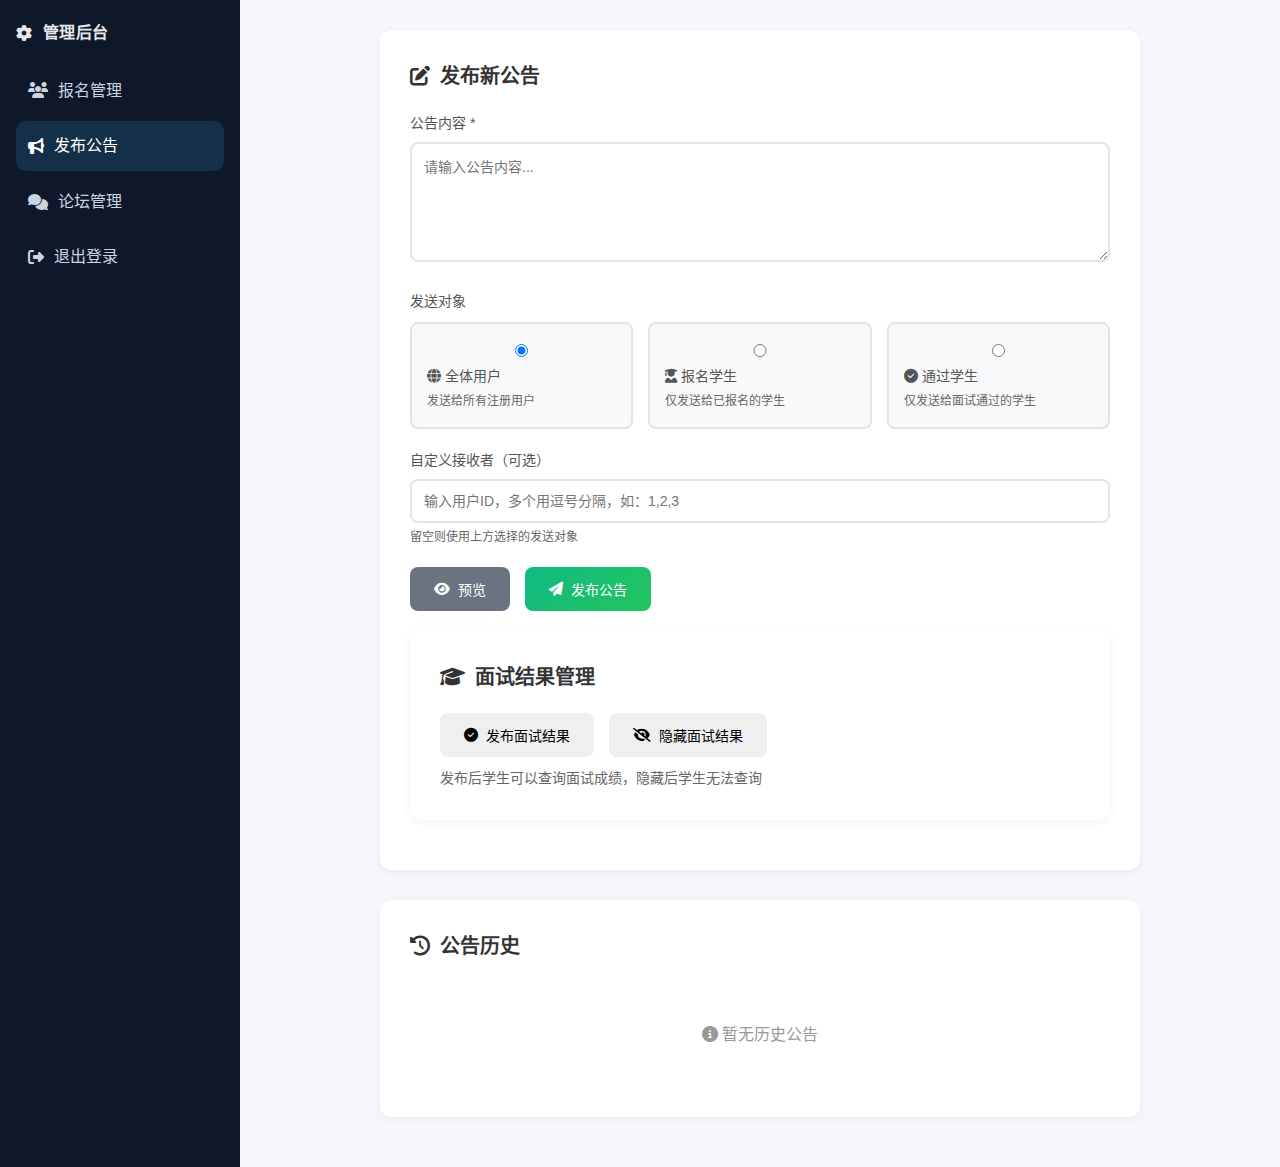
<file: admin_frontend/announce.html>
<!DOCTYPE html>
<html lang="zh-CN">
<head>
    <meta charset="UTF-8">
    <meta name="viewport" content="width=device-width, initial-scale=1.0">
    <title>发布公告 - CSECL 管理后台</title>
    <link href="https://cdnjs.cloudflare.com/ajax/libs/font-awesome/6.4.0/css/all.min.css" rel="stylesheet">
    <link rel="stylesheet" href="css/announce.css">
</head>
<body>
    <div class="layout">
      <aside class="sidebar">
        <div class="brand"><i class="fas fa-gear"></i> 管理后台</div>
        <nav class="menu">
          <a class="menu-item" href="apps.html"><i class="fas fa-users"></i><span>报名管理</span></a>
          <a class="menu-item active" href="announce.html"><i class="fas fa-bullhorn"></i><span>发布公告</span></a>
          <a class="menu-item" href="forum.html"><i class="fas fa-comments"></i><span>论坛管理</span></a>
          <a class="menu-item" href="#" id="logout"><i class="fas fa-sign-out-alt"></i><span>退出登录</span></a>
        </nav>
      </aside>

      <main class="main">
    <div class="container">
        <div class="card">
            <h2><i class="fas fa-edit"></i> 发布新公告</h2>
            
            <form id="announceForm">
                <div class="form-group">
                    <label for="message">公告内容 *</label>
                    <textarea id="message" placeholder="请输入公告内容..." required></textarea>
                </div>

                <div class="form-group">
                    <label>发送对象</label>
                    <div class="recipient-options">
                        <div class="recipient-option" onclick="selectRecipient('all')">
                            <input type="radio" name="recipient" value="all" id="all" checked>
                            <label for="all">
                                <i class="fas fa-globe"></i> 全体用户
                                <p>发送给所有注册用户</p>
                            </label>
                        </div>
                        <div class="recipient-option" onclick="selectRecipient('applicants')">
                            <input type="radio" name="recipient" value="applicants" id="applicants">
                            <label for="applicants">
                                <i class="fas fa-user-graduate"></i> 报名学生
                                <p>仅发送给已报名的学生</p>
                            </label>
                        </div>
                        <div class="recipient-option" onclick="selectRecipient('passed')">
                            <input type="radio" name="recipient" value="passed" id="passed">
                            <label for="passed">
                                <i class="fas fa-check-circle"></i> 通过学生
                                <p>仅发送给面试通过的学生</p>
                            </label>
                        </div>
                    </div>
                </div>

                <div class="form-group">
                    <label for="customRecipients">自定义接收者（可选）</label>
                    <input type="text" id="customRecipients" placeholder="输入用户ID，多个用逗号分隔，如：1,2,3">
                    <small style="color: #666; font-size: 12px; margin-top: 5px; display: block;">
                        留空则使用上方选择的发送对象
                    </small>
                </div>

                <div class="preview" id="preview" style="display: none;">
                    <h3><i class="fas fa-eye"></i> 预览</h3>
                    <div class="preview-content" id="previewContent"></div>
                </div>

                <div style="display: flex; gap: 15px; margin-top: 20px;">
                    <button type="button" class="btn btn-secondary" id="previewBtn">
                        <i class="fas fa-eye"></i> 预览
                    </button>
                    <button type="submit" class="btn btn-primary" id="submitBtn">
                        <i class="fas fa-paper-plane"></i> 发布公告
                    </button>
                </div>
            </form>

            <div class="card" style="margin-top: 20px;">
                <h2><i class="fas fa-graduation-cap"></i> 面试结果管理</h2>
                <div style="display: flex; gap: 15px; margin-top: 15px;">
                    <button type="button" class="btn btn-success" id="releaseResultsBtn">
                        <i class="fas fa-check-circle"></i> 发布面试结果
                    </button>
                    <button type="button" class="btn btn-warning" id="hideResultsBtn">
                        <i class="fas fa-eye-slash"></i> 隐藏面试结果
                    </button>
                </div>
                <p style="color: #666; font-size: 14px; margin-top: 10px;">
                    发布后学生可以查询面试成绩，隐藏后学生无法查询
                </p>
            </div>

            <div id="message" class="message" style="display: none;"></div>
        </div>

        <div class="card history">
            <h2><i class="fas fa-history"></i> 公告历史</h2>
            <div id="historyList">
                <div style="text-align: center; padding: 40px; color: #999;">
                    <i class="fas fa-spinner fa-spin"></i> 加载中...
                </div>
            </div>
        </div>
    </div>
      </main>
    </div>

    <script src="js/announce.js"></script>
</body>
</html>
</file>
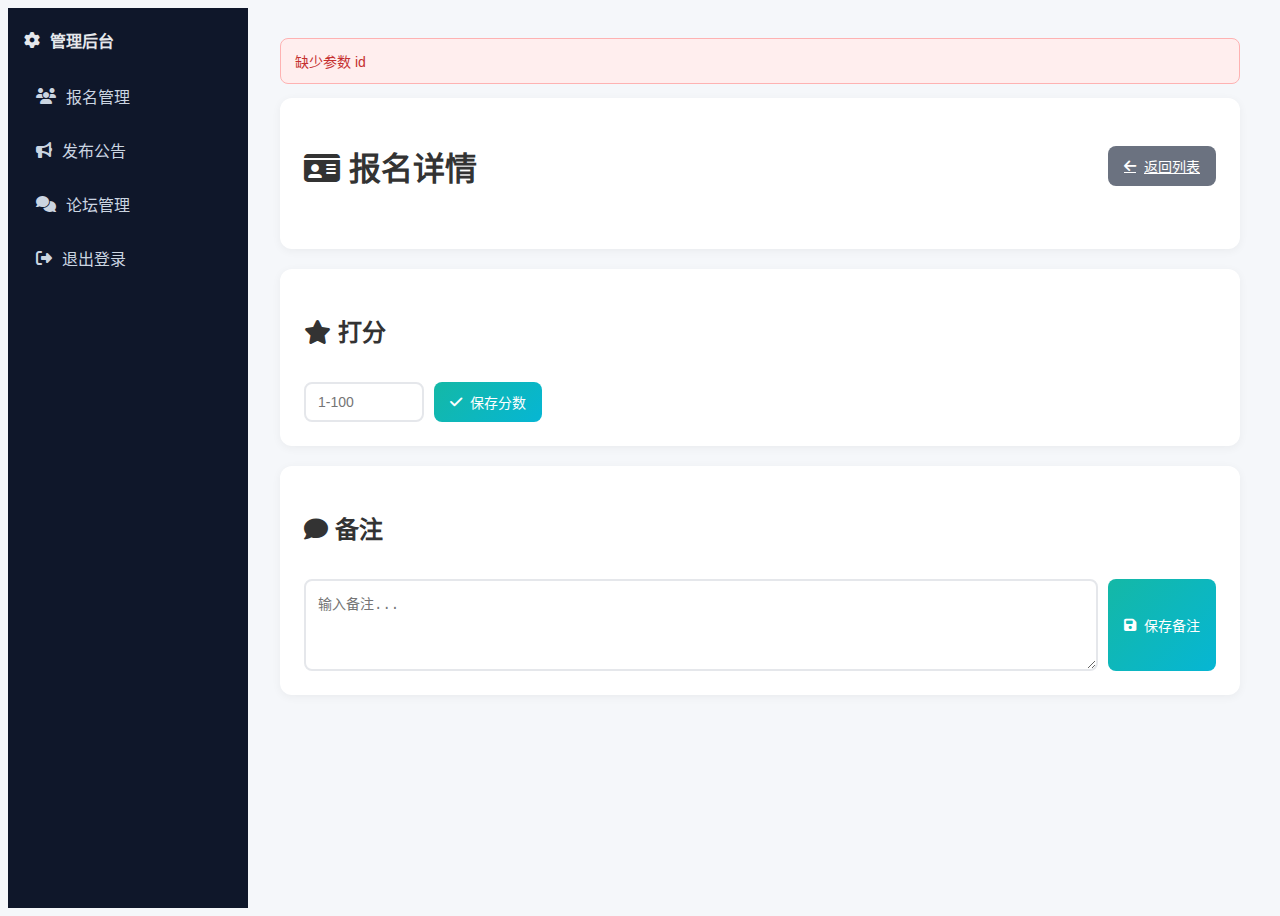
<file: admin_frontend/detail.html>
<!DOCTYPE html>
<html lang="zh-CN">
<head>
    <meta charset="UTF-8">
    <meta name="viewport" content="width=device-width, initial-scale=1.0">
    <title>报名详情 - CSECL 管理后台</title>
    <link href="https://cdnjs.cloudflare.com/ajax/libs/font-awesome/6.4.0/css/all.min.css" rel="stylesheet">
    <link rel="stylesheet" href="css/detail.css">
</head>
<body>
  <div class="layout">
    <aside class="sidebar">
      <div class="brand"><i class="fas fa-gear"></i> 管理后台</div>
      <nav class="menu">
        <a class="menu-item" href="apps.html"><i class="fas fa-users"></i><span>报名管理</span></a>
        <a class="menu-item" href="announce.html"><i class="fas fa-bullhorn"></i><span>发布公告</span></a>
        <a class="menu-item" href="forum.html"><i class="fas fa-comments"></i><span>论坛管理</span></a>
        <a class="menu-item" href="#" id="logout"><i class="fas fa-sign-out-alt"></i><span>退出登录</span></a>
      </nav>
    </aside>
    <main class="main">
      <div class="container">
        <div id="message" class="message" style="display:none;"></div>
        <div class="card">
          <div class="card-header">
            <h1><i class="fas fa-id-card"></i> 报名详情</h1>
            <div class="actions">
              <a class="btn btn-secondary" href="apps.html"><i class="fas fa-arrow-left"></i> 返回列表</a>
            </div>
          </div>
          <div id="detail" class="detail-grid"></div>
        </div>
        <div class="card">
          <div class="card-header">
            <h2><i class="fas fa-star"></i> 打分</h2>
          </div>
          <div class="score-row">
            <input type="number" id="scoreInput" placeholder="1-100" min="1" max="100">
            <button class="btn btn-primary" id="saveScoreBtn"><i class="fas fa-check"></i> 保存分数</button>
          </div>
        </div>

        <div class="card">
          <div class="card-header">
            <h2><i class="fas fa-comment"></i> 备注</h2>
          </div>
          <div class="remark-row">
            <textarea id="remarkInput" rows="4" placeholder="输入备注..." ></textarea>
            <button class="btn btn-primary" id="saveRemarkBtn"><i class="fas fa-save"></i> 保存备注</button>
          </div>
        </div>
      </div>
      </main>
  </div>
  <script src="js/detail.js"></script>
</body>
</html>
</file>
<file: admin_frontend/css/announce.css>
* { margin: 0; padding: 0; box-sizing: border-box; }
body { font-family: 'Segoe UI', Tahoma, Geneva, Verdana, sans-serif; background: #f5f7fa; color: #333; line-height: 1.6; }
.layout { display: grid; grid-template-columns: 240px 1fr; min-height: 100vh; }
.sidebar { background: #0f172a; color: #e5e7eb; padding: 20px 16px; }
.brand { font-weight: 700; letter-spacing: .5px; display: flex; align-items: center; gap: 10px; margin-bottom: 20px; }
.menu { display: flex; flex-direction: column; gap: 6px; }
.menu-item { display: flex; align-items: center; gap: 10px; padding: 12px 12px; border-radius: 10px; color: #cbd5e1; text-decoration: none; transition: background .2s ease, color .2s ease; }
.menu-item:hover { background: rgba(255,255,255,.06); color: #fff; }
.menu-item.active { background: rgba(56,189,248,.15); color: #fff; }
.main { background: #f5f7fa; }
.container { max-width: 800px; margin: 0 auto; padding: 30px 20px; }
.card { background: white; border-radius: 12px; box-shadow: 0 2px 10px rgba(0,0,0,0.05); padding: 30px; margin-bottom: 20px; }
.card h2 { color: #333; font-size: 20px; margin-bottom: 20px; display: flex; align-items: center; gap: 10px; }
.form-group { margin-bottom: 20px; }
.form-group label { display: block; color: #555; font-size: 14px; font-weight: 500; margin-bottom: 8px; }
.form-group input, .form-group textarea, .form-group select { width: 100%; padding: 12px; border: 2px solid #e1e5e9; border-radius: 8px; font-size: 14px; transition: border-color 0.3s ease; font-family: inherit; }
.form-group input:focus, .form-group textarea:focus, .form-group select:focus { outline: none; border-color: #34d399; box-shadow: 0 0 0 4px rgba(16,185,129,0.12); }
.form-group textarea { resize: vertical; min-height: 120px; }
.btn { padding: 12px 24px; border: none; border-radius: 8px; cursor: pointer; font-size: 14px; font-weight: 500; transition: all 0.3s ease; display: inline-flex; align-items: center; gap: 8px; }
.btn-primary { background: linear-gradient(135deg, #10b981 0%, #22c55e 100%); color: white; }
.btn-primary:hover:not(:disabled) { transform: translateY(-2px); box-shadow: 0 6px 16px rgba(16,185,129,0.35); }
.btn-secondary { background: #6b7280; color: white; }
.btn:disabled { opacity: 0.6; cursor: not-allowed; transform: none; }
.message { padding: 15px; border-radius: 8px; margin: 15px 0; font-size: 14px; }
.message.error { background: #fee; color: #c53030; border: 1px solid #feb2b2; }
.message.success { background: #f0fff4; color: #2f855a; border: 1px solid #9ae6b4; }
.message.info { background: #eff6ff; color: #1d4ed8; border: 1px solid #93c5fd; }
.recipient-options { display: grid; grid-template-columns: repeat(auto-fit, minmax(200px, 1fr)); gap: 15px; margin-top: 10px; }
.recipient-option { background: #f8f9fa; padding: 15px; border-radius: 8px; border: 2px solid #e1e5e9; cursor: pointer; transition: all 0.3s ease; }
.recipient-option:hover { border-color: #667eea; background: #f0f4ff; }
.recipient-option.selected { border-color: #667eea; background: #f0f4ff; }
.recipient-option input[type="radio"] { margin-right: 8px; }
.recipient-option label { cursor: pointer; margin: 0; font-weight: 500; }
.recipient-option p { font-size: 12px; color: #666; margin-top: 5px; }
.preview { background: #f8f9fa; border: 1px solid #e1e5e9; border-radius: 8px; padding: 20px; margin-top: 20px; }
.preview h3 { color: #333; margin-bottom: 10px; font-size: 16px; }
.preview-content { background: white; padding: 15px; border-radius: 6px; border-left: 4px solid #10b981; }
.history { margin-top: 30px; }
.history-item { background: white; border-radius: 8px; padding: 20px; margin-bottom: 15px; box-shadow: 0 1px 3px rgba(0,0,0,0.1); border-left: 4px solid #10b981; }
.history-item h4 { color: #333; margin-bottom: 8px; }
.history-item .meta { color: #666; font-size: 12px; margin-bottom: 10px; }
.history-item .content { color: #555; line-height: 1.5; }
@media (max-width: 768px) {
  .container { padding: 20px 15px; }
  .card { padding: 20px; }
  .recipient-options { grid-template-columns: 1fr; }
}
</file>
<file: admin_frontend/css/detail.css>
* { box-sizing: border-box; }
body { font-family: 'Segoe UI', Tahoma, Geneva, Verdana, sans-serif; background:#f5f7fa; color:#333; }
.layout { display:grid; grid-template-columns:240px 1fr; min-height:100vh; }
.sidebar { background:#0f172a; color:#e5e7eb; padding:20px 16px; }
.brand { font-weight:700; display:flex; gap:10px; align-items:center; margin-bottom:20px; }
.menu { display:flex; flex-direction:column; gap:6px; }
.menu-item { display:flex; align-items:center; gap:10px; padding:12px; border-radius:10px; color:#cbd5e1; text-decoration:none; transition:background .2s,color .2s; }
.menu-item:hover { background:rgba(255,255,255,.06); color:#fff; }
.main { background:#f5f7fa; }
.container { max-width:1000px; margin:0 auto; padding:30px 20px; }
.card { background:#fff; border-radius:12px; box-shadow:0 2px 10px rgba(0,0,0,.05); padding:24px; margin-bottom:20px; }
.card-header { display:flex; justify-content:space-between; align-items:center; margin-bottom:14px; }
.actions { display:flex; gap:10px; }
.btn { position:relative; overflow:hidden; padding:10px 16px; border:none; border-radius:8px; cursor:pointer; font-size:14px; font-weight:500; transition:all .2s; display:inline-flex; align-items:center; gap:8px; }
.btn::after { content:""; position:absolute; inset:0; background: radial-gradient(circle at var(--x,50%) var(--y,50%), rgba(255,255,255,.35), transparent 40%); opacity:0; transition:opacity .35s; }
.btn:active::after { opacity:1; transition:opacity .05s; }
.btn-primary { background: linear-gradient(135deg,#14b8a6,#06b6d4); color:#fff; }
.btn-secondary { background:#6b7280; color:#fff; }
.message { padding:12px 14px; border-radius:8px; margin-bottom:14px; font-size:14px; display:none; }
.message.success { background:#f0fff4; color:#2f855a; border:1px solid #9ae6b4; display:block; }
.message.error { background:#fee; color:#c53030; border:1px solid #feb2b2; display:block; }
.section { margin-bottom:20px; }
.section h3 { font-size:16px; font-weight:700; color:#0f172a; margin-bottom:12px; padding-bottom:8px; border-bottom:1px solid #e5e7eb; }
.kv-table { width:100%; border-collapse: collapse; background:#fff; overflow:hidden; border-radius:10px; }
.kv-table tr { border-bottom:1px solid #eef2f7; }
.kv-table th, .kv-table td { padding:12px 14px; text-align:left; vertical-align: top; }
.kv-table th { width:140px; color:#64748b; font-weight:600; background:#f8fafc; }
.kv-table td { color:#0f172a; }
.grid-2 { display:grid; grid-template-columns:repeat(auto-fit, minmax(280px,1fr)); gap:12px; }
.tile { background:#f8fafc; border:1px solid #e5e7eb; border-radius:10px; padding:14px; }
.tile .label { color:#64748b; font-size:12px; margin-bottom:6px; }
.tile .value { color:#0f172a; font-weight:600; }
.score-row { display:flex; gap:10px; align-items:center; }
#scoreInput { width:120px; padding:10px 12px; border:2px solid #e5e7eb; border-radius:8px; font-size:14px; }
#scoreInput:focus { outline:none; border-color:#34d399; box-shadow:0 0 0 4px rgba(16,185,129,0.12); }
.remark-row { display:flex; gap:10px; }
#remarkInput { flex:1; padding:12px; border:2px solid #e5e7eb; border-radius:8px; font-size:14px; resize:vertical; }
#remarkInput:focus { outline:none; border-color:#34d399; box-shadow:0 0 0 4px rgba(16,185,129,0.12); }

/* 响应式侧边栏，与 apps.css 保持一致的折叠行为 */
@media (max-width: 980px) {
  .layout { grid-template-columns: 1fr; }
  .sidebar { position: relative; width: 100%; }
  .menu { flex-direction: row; flex-wrap: wrap; gap: 8px; }
  .menu-item { padding:10px 12px; }
  .container { padding: 20px 14px; }
}
</file>
